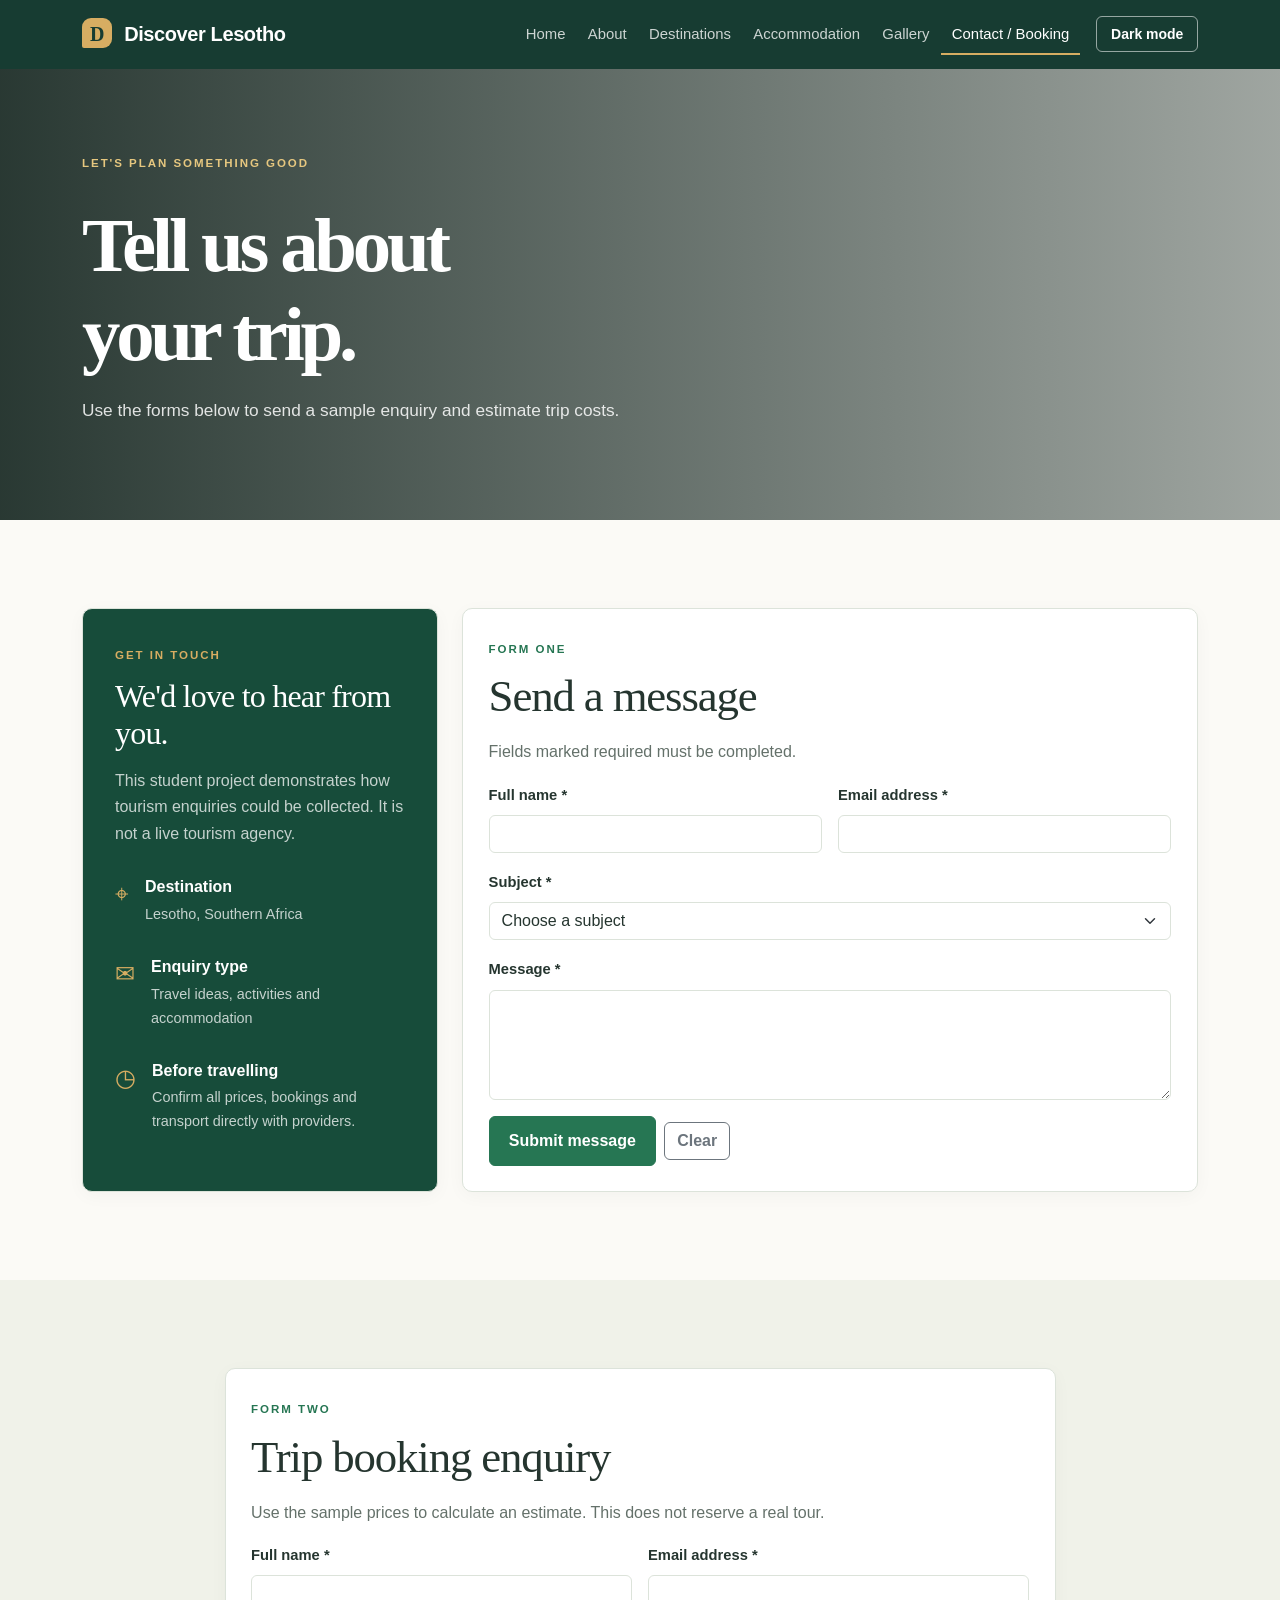
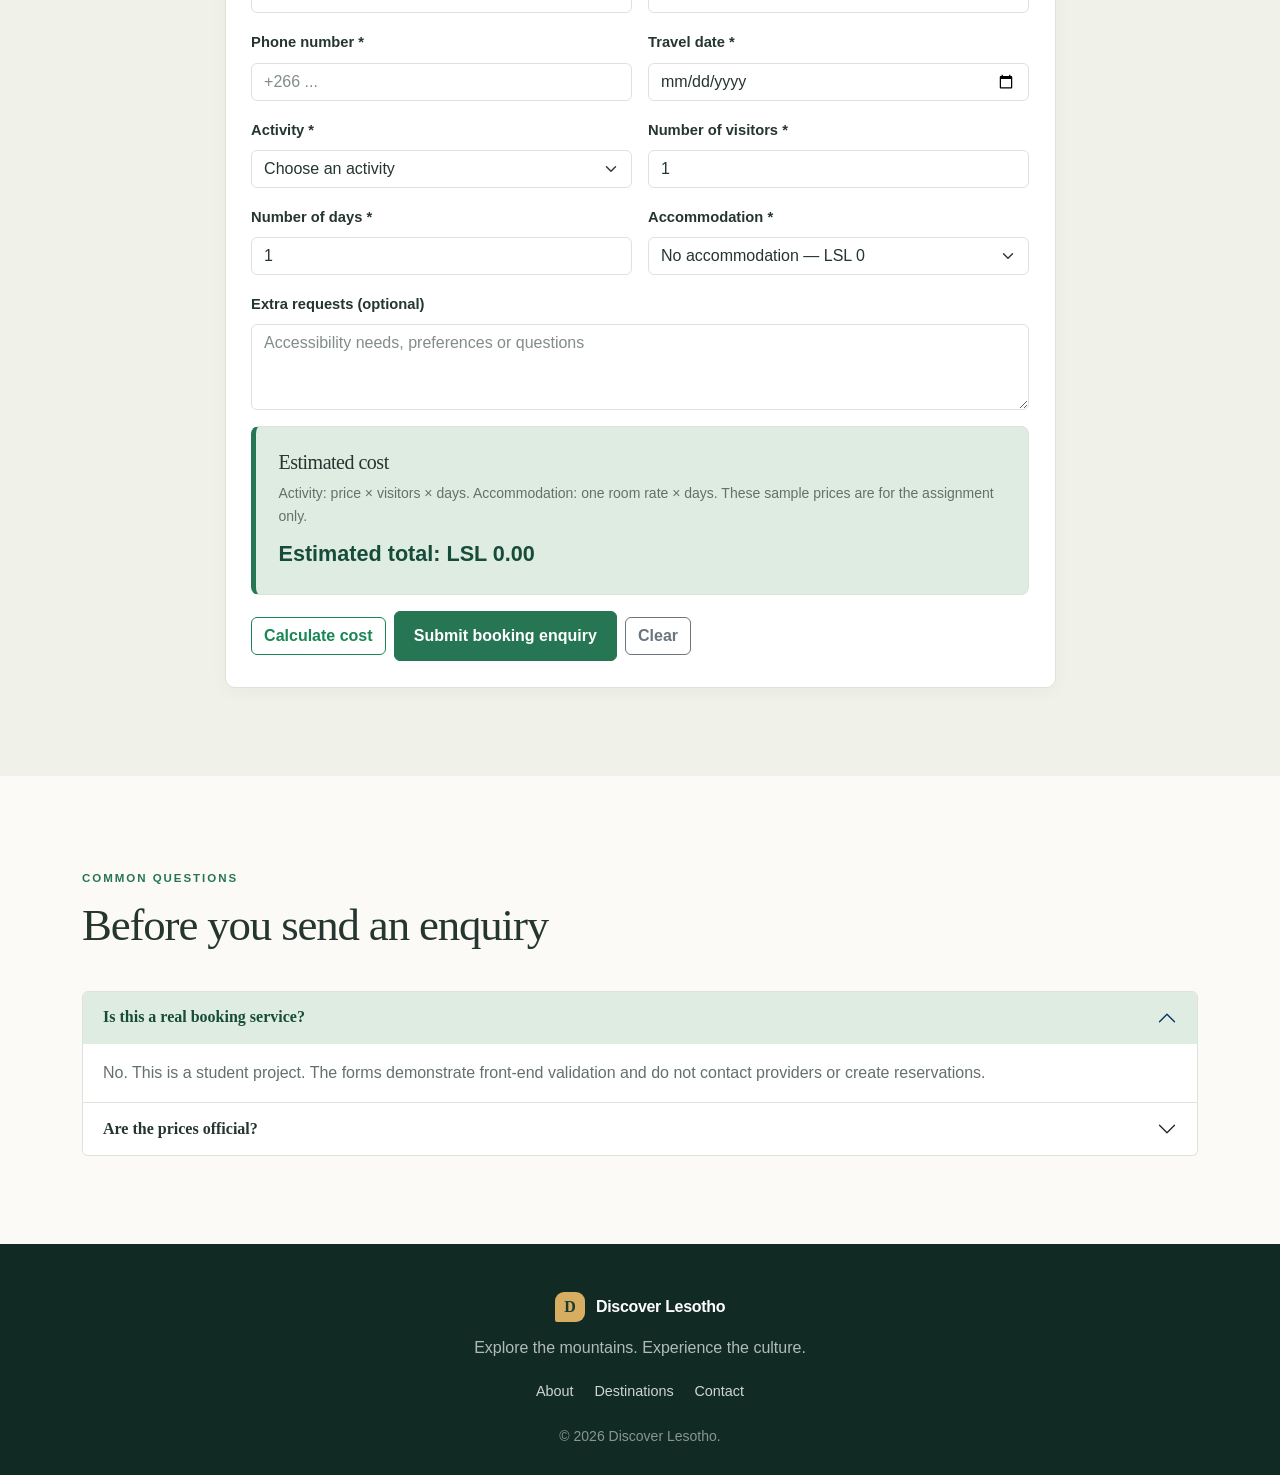
<file: contact.html>
<!doctype html>
<html lang="en"><head><meta charset="utf-8"><meta name="viewport" content="width=device-width, initial-scale=1"><meta name="description" content="Contact Discover Lesotho or submit a sample trip booking enquiry."><title>Contact & Booking | Discover Lesotho</title><link href="https://cdn.jsdelivr.net/npm/bootstrap@5.3.3/dist/css/bootstrap.min.css" rel="stylesheet"><link rel="stylesheet" href="css/style.css"></head>
<body><a class="skip-link" href="#main">Skip to content</a><header><nav class="navbar navbar-expand-lg navbar-dark site-nav"><div class="container"><a class="navbar-brand" href="index.html"><span class="brand-mark">D</span> Discover Lesotho</a><button class="navbar-toggler" type="button" data-bs-toggle="collapse" data-bs-target="#siteNav" aria-controls="siteNav" aria-expanded="false" aria-label="Toggle navigation"><span class="navbar-toggler-icon"></span></button><div class="collapse navbar-collapse" id="siteNav"><ul class="navbar-nav ms-auto align-items-lg-center"><li class="nav-item"><a class="nav-link" href="index.html">Home</a></li><li class="nav-item"><a class="nav-link" href="about.html">About</a></li><li class="nav-item"><a class="nav-link" href="destinations.html">Destinations</a></li><li class="nav-item"><a class="nav-link" href="accommodation.html">Accommodation</a></li><li class="nav-item"><a class="nav-link" href="gallery.html">Gallery</a></li><li class="nav-item"><a class="nav-link active" aria-current="page" href="contact.html">Contact / Booking</a></li></ul><button class="btn btn-sm theme-toggle ms-lg-3 mt-3 mt-lg-0" id="themeToggle" type="button">Dark mode</button></div></div></nav></header>
<main id="main"><section class="page-hero contact-hero"><div class="container"><span class="eyebrow">LET'S PLAN SOMETHING GOOD</span><h1>Tell us about<br>your trip.</h1><p>Use the forms below to send a sample enquiry and estimate trip costs.</p></div></section>
<section class="section-pad"><div class="container"><div class="row g-4"><div class="col-lg-4"><aside class="contact-aside"><span class="eyebrow">GET IN TOUCH</span><h2>We'd love to hear from you.</h2><p>This student project demonstrates how tourism enquiries could be collected. It is not a live tourism agency.</p><div class="contact-detail"><span>⌖</span><div><strong>Destination</strong><p>Lesotho, Southern Africa</p></div></div><div class="contact-detail"><span>✉</span><div><strong>Enquiry type</strong><p>Travel ideas, activities and accommodation</p></div></div><div class="contact-detail"><span>◷</span><div><strong>Before travelling</strong><p>Confirm all prices, bookings and transport directly with providers.</p></div></div></aside></div>
<div class="col-lg-8"><section class="form-panel"><span class="eyebrow">FORM ONE</span><h2>Send a message</h2><p>Fields marked required must be completed.</p><div id="contactAlert" class="alert alert-success" role="status" hidden>Thanks! Your form passed validation. This demo has not sent an email.</div><form id="contactForm" novalidate><div class="row g-3"><div class="col-md-6"><label for="contactName" class="form-label">Full name *</label><input class="form-control" id="contactName" name="contactName" type="text" minlength="2" maxlength="80" autocomplete="name" required><div class="invalid-feedback">Enter your name (at least 2 characters).</div></div><div class="col-md-6"><label for="contactEmail" class="form-label">Email address *</label><input class="form-control" id="contactEmail" name="contactEmail" type="email" autocomplete="email" required><div class="invalid-feedback">Enter a valid email address.</div></div><div class="col-12"><label for="contactSubject" class="form-label">Subject *</label><select class="form-select" id="contactSubject" name="contactSubject" required><option value="">Choose a subject</option><option>Destinations</option><option>Accommodation</option><option>Activities</option><option>Other question</option></select><div class="invalid-feedback">Choose a subject.</div></div><div class="col-12"><label for="contactMessage" class="form-label">Message *</label><textarea class="form-control" id="contactMessage" name="contactMessage" rows="4" minlength="10" maxlength="1000" required></textarea><div class="invalid-feedback">Write at least 10 characters.</div></div><div class="col-12"><button class="btn btn-brand" type="submit">Submit message</button><button class="btn btn-outline-secondary ms-2" type="reset">Clear</button></div></div></form></section></div></div></div></section>
<section class="soft-section section-pad"><div class="container"><div class="row justify-content-center"><div class="col-lg-9"><section class="form-panel"><span class="eyebrow">FORM TWO</span><h2>Trip booking enquiry</h2><p>Use the sample prices to calculate an estimate. This does not reserve a real tour.</p><div id="bookingAlert" class="alert alert-success" role="status" hidden>Your booking enquiry passed validation. No reservation has been made or sent to a provider.</div><form id="bookingForm" novalidate><div class="row g-3">
<div class="col-md-6"><label for="bookingName" class="form-label">Full name *</label><input class="form-control" id="bookingName" name="bookingName" type="text" minlength="2" maxlength="80" autocomplete="name" required><div class="invalid-feedback">Enter your full name.</div></div>
<div class="col-md-6"><label for="bookingEmail" class="form-label">Email address *</label><input class="form-control" id="bookingEmail" name="bookingEmail" type="email" autocomplete="email" required><div class="invalid-feedback">Enter a valid email address.</div></div>
<div class="col-md-6"><label for="bookingPhone" class="form-label">Phone number *</label><input class="form-control" id="bookingPhone" name="bookingPhone" type="tel" pattern="[0-9+() -]{7,20}" placeholder="+266 ..." required><div class="invalid-feedback">Enter a phone number with 7–20 digits or common phone symbols.</div></div>
<div class="col-md-6"><label for="travelDate" class="form-label">Travel date *</label><input class="form-control" id="travelDate" name="travelDate" type="date" required><div class="invalid-feedback">Choose today or a future date.</div></div>
<div class="col-md-6"><label for="activity" class="form-label">Activity *</label><select class="form-select" id="activity" name="activity" required><option value="" data-price="0">Choose an activity</option><option value="Mountain sightseeing" data-price="250">Mountain sightseeing — LSL 250/person/day</option><option value="Cultural tour" data-price="180">Cultural tour — LSL 180/person/day</option><option value="Guided hiking" data-price="350">Guided hiking — LSL 350/person/day</option><option value="Pony trekking" data-price="300">Pony trekking — LSL 300/person/day</option></select><div class="invalid-feedback">Choose an activity.</div></div>
<div class="col-md-6"><label for="visitorCount" class="form-label">Number of visitors *</label><input class="form-control" id="visitorCount" name="visitorCount" type="number" min="1" max="30" value="1" required><div class="invalid-feedback">Choose between 1 and 30 visitors.</div></div>
<div class="col-md-6"><label for="tripDays" class="form-label">Number of days *</label><input class="form-control" id="tripDays" name="tripDays" type="number" min="1" max="30" value="1" required><div class="invalid-feedback">Choose between 1 and 30 days.</div></div>
<div class="col-md-6"><label for="accommodation" class="form-label">Accommodation *</label><select class="form-select" id="accommodation" name="accommodation" required><option value="none" data-price="0">No accommodation — LSL 0</option><option value="basic" data-price="450">Basic — LSL 450/room/day</option><option value="standard" data-price="800">Standard — LSL 800/room/day</option><option value="premium" data-price="1200">Premium — LSL 1,200/room/day</option></select></div>
<div class="col-12"><label for="bookingMessage" class="form-label">Extra requests (optional)</label><textarea class="form-control" id="bookingMessage" name="bookingMessage" rows="3" maxlength="1000" placeholder="Accessibility needs, preferences or questions"></textarea></div>
<div class="col-12"><div class="cost-box"><h3 class="h5">Estimated cost</h3><p class="small mb-2">Activity: price × visitors × days. Accommodation: one room rate × days. These sample prices are for the assignment only.</p><p class="cost-total mb-0" id="estimatedCost" aria-live="polite">Estimated total: LSL 250.00</p></div></div>
<div class="col-12"><button class="btn btn-outline-success" id="calculateButton" type="button">Calculate cost</button><button class="btn btn-brand ms-sm-2 mt-2 mt-sm-0" type="submit">Submit booking enquiry</button><button class="btn btn-outline-secondary ms-sm-2 mt-2 mt-sm-0" type="reset">Clear</button></div>
</div></form></section></div></div></div></section>
<section class="section-pad"><div class="container"><div class="section-head"><div><span class="eyebrow">COMMON QUESTIONS</span><h2>Before you send an enquiry</h2></div></div><div class="accordion" id="bookingFaq"><div class="accordion-item"><h3 class="accordion-header"><button class="accordion-button" type="button" data-bs-toggle="collapse" data-bs-target="#faqOne" aria-expanded="true" aria-controls="faqOne">Is this a real booking service?</button></h3><div class="accordion-collapse collapse show" id="faqOne" data-bs-parent="#bookingFaq"><div class="accordion-body">No. This is a student project. The forms demonstrate front-end validation and do not contact providers or create reservations.</div></div></div><div class="accordion-item"><h3 class="accordion-header"><button class="accordion-button collapsed" type="button" data-bs-toggle="collapse" data-bs-target="#faqTwo" aria-expanded="false" aria-controls="faqTwo">Are the prices official?</button></h3><div class="accordion-collapse collapse" id="faqTwo" data-bs-parent="#bookingFaq"><div class="accordion-body">No. Prices are made-up sample values to demonstrate the calculator. Confirm real prices with tourism operators.</div></div></div></div></div></section></main>
<footer class="site-footer"><div class="container footer-inner"><a class="navbar-brand" href="index.html"><span class="brand-mark">D</span> Discover Lesotho</a><p>Explore the mountains. Experience the culture.</p><div class="footer-links"><a href="about.html">About</a><a href="destinations.html">Destinations</a><a href="contact.html">Contact</a></div><small>© <span class="current-year">2026</span> Discover Lesotho.</small></div></footer><script src="https://cdn.jsdelivr.net/npm/bootstrap@5.3.3/dist/js/bootstrap.bundle.min.js"></script><script src="js/script.js"></script></body></html>
</file>
<file: css/style.css>
/* Discover Lesotho - custom styles for the tourism website */
:root {
  color-scheme: light;
  --page-bg: #fbfaf6;
  --surface: #ffffff;
  --soft-bg: #f0f2e9;
  --text: #25352f;
  --muted: #64716a;
  --green: #267653;
  --green-dark: #174c3a;
  --green-light: #dfece2;
  --gold: #d7ad62;
  --border: #dce3da;
  --nav-bg: #173c32;
  --shadow: 0 12px 32px rgba(24, 52, 41, .09);
}
body.dark-mode {
  color-scheme: dark;
  --page-bg: #121b1a;
  --surface: #1c2926;
  --soft-bg: #202f2a;
  --text: #e7eee9;
  --muted: #b3c0b8;
  --green: #8bc6a3;
  --green-dark: #b6e0c5;
  --green-light: #263b31;
  --gold: #e3bf78;
  --border: #354740;
  --nav-bg: #0d1513;
  --shadow: 0 12px 32px rgba(0, 0, 0, .22);
}
* { box-sizing: border-box; }
html { scroll-behavior: smooth; }
body {
  margin: 0;
  font-family: "Trebuchet MS", Arial, sans-serif;
  background: var(--page-bg);
  color: var(--text);
  line-height: 1.65;
  transition: background-color .25s ease, color .25s ease;
}
h1, h2, h3, h4 { font-family: Georgia, "Times New Roman", serif; line-height: 1.16; letter-spacing: -.025em; }
h2 { font-size: clamp(2rem, 3.5vw, 3rem); margin-bottom: 1rem; }
p { color: var(--muted); }
a { color: var(--green); }
a:hover { color: var(--green-dark); }
.skip-link { position: absolute; top: -60px; left: 12px; z-index: 2000; padding: 10px 14px; background: var(--surface); color: var(--text); }
.skip-link:focus { top: 12px; }
.site-nav { background: var(--nav-bg); padding: .8rem 0; }
.navbar-brand { color: #fff; font-weight: 700; letter-spacing: -.02em; }
.navbar-brand:hover { color: #fff; }
.brand-mark { display: inline-grid; place-items: center; width: 30px; height: 30px; border-radius: 9px 9px 9px 2px; margin-right: 7px; color: #173c32; background: var(--gold); font-family: Georgia, serif; }
.site-nav .nav-link { color: rgba(255,255,255,.78); padding: .55rem .7rem !important; font-size: .93rem; }
.site-nav .nav-link:hover, .site-nav .nav-link.active { color: #fff; }
.site-nav .nav-link.active { box-shadow: inset 0 -2px var(--gold); }
.theme-toggle { border-color: rgba(255,255,255,.55); color: #fff; border-radius: 99px; padding: .4rem .85rem; }
.theme-toggle:hover { background: var(--gold); border-color: var(--gold); color: #182b23; }
.hero { min-height: 650px; position: relative; display: flex; align-items: center; overflow: hidden; color: #fff; background: #273d33 url("https://images.unsplash.com/photo-1464822759023-fed622ff2c3b?auto=format&fit=crop&w=2200&q=90") center 48% / cover no-repeat; }
.hero-shade { position: absolute; inset: 0; background: linear-gradient(90deg, rgba(10,28,22,.88), rgba(13,33,26,.58) 48%, rgba(13,33,26,.08)); }
.hero-content { position: relative; z-index: 1; padding-top: 5rem; padding-bottom: 5rem; }
.hero h1, .page-hero h1 { font-size: clamp(3rem, 7vw, 5.8rem); color: #fff; font-weight: 700; letter-spacing: -.055em; margin: 1rem 0; }
.hero h1 span { color: #e6c77f; }
.hero p { color: rgba(255,255,255,.88); max-width: 560px; font-size: 1.12rem; margin-bottom: 1.7rem; }
.eyebrow { display: inline-block; color: var(--green); font-size: .72rem; font-weight: 800; letter-spacing: .17em; text-transform: uppercase; margin-bottom: .8rem; }
.hero .eyebrow, .page-hero .eyebrow, .cta-band .eyebrow { color: #e6c77f; }
.btn { border-radius: 6px; font-weight: 700; transition: transform .2s ease, background-color .2s ease; }
.btn:hover { transform: translateY(-1px); }
.btn-brand { color: #fff; background: #267653; border-color: #267653; padding: .75rem 1.2rem; }
.btn-brand:hover, .btn-brand:focus { color: #fff; background: #174c3a; border-color: #174c3a; }
.hero-note { margin-top: 3.5rem; color: rgba(255,255,255,.82); font-size: .9rem; }
.note-dot { display: inline-block; width: 8px; height: 8px; background: #e6c77f; border-radius: 50%; margin-right: 8px; }
.hero-label { position: absolute; right: 24px; bottom: 25px; color: rgba(255,255,255,.8); font-size: .7rem; letter-spacing: .2em; writing-mode: vertical-rl; }
.quick-facts { display: grid; grid-template-columns: repeat(4, 1fr); gap: 1rem; padding-top: 2rem; padding-bottom: 2rem; background: var(--surface); border-bottom: 1px solid var(--border); }
.fact { padding: .7rem 1.3rem; border-right: 1px solid var(--border); }
.fact:last-child { border-right: 0; }
.fact strong { display: block; color: var(--green); font: 700 1.45rem Georgia, serif; }
.fact span { display: block; color: var(--muted); font-size: .85rem; }
.section-pad { padding: 5.5rem 0; }
.section-head { display: flex; align-items: end; justify-content: space-between; gap: 2rem; margin-bottom: 2rem; }
.section-head h2 { margin-bottom: .4rem; }
.section-head p { margin-bottom: 0; }
.text-link { display: inline-block; color: var(--green); text-decoration: none; font-weight: 800; }
.text-link:hover { color: var(--green-dark); text-decoration: underline; }
.place-card { background: var(--surface); border: 1px solid var(--border); border-radius: 10px; overflow: hidden; box-shadow: 0 3px 16px rgba(0,0,0,.025); transition: transform .25s ease, box-shadow .25s ease; }
.place-card:hover { transform: translateY(-5px); box-shadow: var(--shadow); }
.place-card > img { width: 100%; height: 245px; object-fit: cover; display: block; }
.card-copy { padding: 1.5rem; }
.card-copy h2, .card-copy h3 { margin: .65rem 0 .7rem; font-size: 1.65rem; color: var(--text); }
.card-copy p { margin-bottom: 1.1rem; }
.tag { font-size: .66rem; font-weight: 800; letter-spacing: .13em; color: var(--green); }
.feature-band { padding: 5rem 0; background: var(--soft-bg); }
.feature-image { width: 100%; height: 430px; object-fit: cover; border-radius: 12px; box-shadow: var(--shadow); }
.feature-band h2 { margin: .3rem 0 1rem; }
.tick-list { padding-left: 0; list-style: none; margin: 1.3rem 0; }
.tick-list li { padding: .42rem 0 .42rem 1.8rem; position: relative; color: var(--muted); }
.tick-list li::before { content: "✓"; position: absolute; left: 0; color: var(--green); font-weight: 900; }
.info-tile { height: 100%; border-top: 2px solid var(--green); background: var(--surface); padding: 1.5rem; }
.tile-number { display: block; color: var(--gold); font: 700 1.5rem Georgia, serif; margin-bottom: 1.2rem; }
.info-tile h3 { font-size: 1.35rem; }
.cta-band { background: var(--green-dark); padding: 3.5rem 0; color: #fff; }
.cta-band h2 { margin: 0 0 .7rem; color: #fff; }
.cta-band p { color: rgba(255,255,255,.78); }
.site-footer { background: #112b24; color: #fff; padding: 3rem 0 1.6rem; }
.footer-inner { text-align: center; }
.footer-inner p { margin: .8rem 0; color: rgba(255,255,255,.68); }
.footer-links { display: flex; justify-content: center; flex-wrap: wrap; gap: 1.3rem; margin: 1.2rem 0; }
.footer-links a { color: rgba(255,255,255,.8); text-decoration: none; font-size: .9rem; }
.footer-links a:hover { color: var(--gold); }
.footer-inner small { color: rgba(255,255,255,.5); }
.page-hero { min-height: 390px; display: flex; align-items: center; padding: 5rem 0; background-position: center; background-size: cover; position: relative; isolation: isolate; }
.page-hero::before { content: ""; position: absolute; inset: 0; z-index: -1; background: linear-gradient(90deg, rgba(10,28,22,.87), rgba(10,28,22,.38)); }
.page-hero h1 { font-size: clamp(2.8rem, 6vw, 4.8rem); }
.page-hero p { max-width: 570px; color: rgba(255,255,255,.85); font-size: 1.08rem; }
.about-hero { background-image: url("https://images.unsplash.com/photo-1500530855697-b586d89ba3ee?auto=format&fit=crop&w=2000&q=85"); }
.destination-hero { background-image: url("https://images.unsplash.com/photo-1464822759023-fed622ff2c3b?auto=format&fit=crop&w=2000&q=85"); }
.stay-hero { background-image: url("https://images.unsplash.com/photo-1449158743715-0a90ebb6d2d8?auto=format&fit=crop&w=2000&q=85"); }
.gallery-hero { background-image: url("https://images.unsplash.com/photo-1501785888041-af3ef285b470?auto=format&fit=crop&w=2000&q=85"); }
.contact-hero { background-image: url("https://images.unsplash.com/photo-1433086966358-54859d0ed716?auto=format&fit=crop&w=2000&q=85"); }
.rounded-photo { width: 100%; height: 480px; object-fit: cover; border-radius: 12px; }
.soft-section { background: var(--soft-bg); }
.culture-card, .activity-tile { height: 100%; padding: 1.7rem; background: var(--surface); border: 1px solid var(--border); border-radius: 9px; }
.culture-icon { display: grid; place-items: center; width: 48px; height: 48px; border-radius: 50%; background: var(--green-light); color: var(--green); font-size: 1.5rem; margin-bottom: 1.2rem; }
.culture-card h3, .activity-tile h3 { font-size: 1.4rem; }
.accordion-item { background: var(--surface); color: var(--text); border-color: var(--border); }
.accordion-button { color: var(--text); background: var(--surface); font-weight: 700; }
.accordion-button:not(.collapsed) { color: var(--green-dark); background: var(--green-light); box-shadow: none; }
.accordion-button:focus { box-shadow: 0 0 0 .2rem rgba(38,118,83,.18); }
.accordion-body { color: var(--muted); }
.search-panel, .form-panel, .contact-aside, .note-card { background: var(--surface); border: 1px solid var(--border); border-radius: 10px; padding: 1.6rem; box-shadow: 0 4px 18px rgba(0,0,0,.035); }
.form-label { color: var(--text); font-weight: 700; font-size: .92rem; }
.form-control, .form-select { background-color: var(--surface); color: var(--text); border-color: var(--border); }
.form-control::placeholder { color: var(--muted); opacity: .8; }
.form-control:focus, .form-select:focus { background-color: var(--surface); color: var(--text); border-color: var(--green); box-shadow: 0 0 0 .2rem rgba(38,118,83,.16); }
.form-text { color: var(--muted); }
.filter-buttons { display: flex; flex-wrap: wrap; gap: .5rem; }
.result-count { color: var(--muted); font-size: .93rem; }
.destination-details { font-weight: 700; }
.destination-item[hidden], #noDestinations[hidden] { display: none !important; }
.modal-content { background: var(--surface); color: var(--text); border-color: var(--border); }
.modal-header, .modal-footer { border-color: var(--border); }
.modal .btn-close { filter: none; }
body.dark-mode .modal .btn-close { filter: invert(1); }
.gallery-photo { display: block; width: 100%; padding: 0; border: 1px solid var(--border); border-radius: 10px; overflow: hidden; background: var(--surface); color: var(--text); text-align: left; cursor: pointer; box-shadow: 0 3px 12px rgba(0,0,0,.06); transition: transform .25s ease, box-shadow .25s ease; }
.gallery-photo:hover { transform: translateY(-4px); box-shadow: var(--shadow); }
.gallery-photo img { display: block; width: 100%; height: 255px; object-fit: cover; transition: transform .4s ease; }
.gallery-photo:hover img { transform: scale(1.035); }
.gallery-photo span { display: block; padding: 1rem 1.1rem; font-weight: 800; }
.gallery-large-image { max-height: 70vh; max-width: 100%; width: auto; object-fit: contain; }
.gallery-modal-content { background: var(--surface); color: var(--text); }
.cost-box { padding: 1.4rem; border-radius: 8px; border: 1px solid var(--border); border-left: 5px solid var(--green); background: var(--green-light); }
.cost-total { font-size: 1.35rem; font-weight: 800; color: var(--green-dark); }
.contact-aside { height: 100%; background: var(--green-dark); color: #fff; padding: 2rem; }
.contact-aside .eyebrow { color: var(--gold); }
.contact-aside h2 { font-size: 2rem; color: #fff; }
.contact-aside p { color: rgba(255,255,255,.75); }
.contact-detail { display: flex; gap: 1rem; margin-top: 1.7rem; }
.contact-detail > span { color: var(--gold); font-size: 1.5rem; }
.contact-detail strong { display: block; }
.contact-detail p { margin: .15rem 0 0; font-size: .9rem; }
.note-card { border-left: 4px solid var(--green); }
.small-list { padding-left: 1.2rem; color: var(--muted); margin-bottom: 1.3rem; }
.activity-tile { border-top: 3px solid var(--green); }
.activity-tile > span { display: inline-block; margin-bottom: 1.3rem; color: var(--gold); font-weight: 800; letter-spacing: .1em; }
.alert { border-radius: 8px; }
body.dark-mode .alert-success { background: #203d2d; color: #ccebd7; border-color: #315c43; }
body.dark-mode .alert-warning { background: #463b21; color: #f5e3b2; border-color: #76623a; }
body.dark-mode .badge.text-bg-success { background: #285d42 !important; color: #e1f4e7 !important; }
body.dark-mode .btn-outline-success { color: var(--green); border-color: var(--green); }
body.dark-mode .btn-outline-success:hover, body.dark-mode .btn-success { background: #286746; color: #fff; border-color: #286746; }
body.dark-mode .btn-outline-secondary { color: var(--text); border-color: var(--muted); }
body.dark-mode .btn-outline-secondary:hover { background: var(--soft-bg); color: var(--text); }
body.dark-mode .text-bg-success { background: #286746 !important; }
body.dark-mode .invalid-feedback { color: #ffaaa8; }
:focus-visible { outline: 3px solid var(--gold); outline-offset: 3px; }
@media (max-width: 991.98px) {
  .site-nav .nav-link.active { box-shadow: none; color: #fff; }
  .hero { min-height: 590px; }
  .hero-content { padding-top: 4rem; padding-bottom: 4rem; }
  .section-pad { padding: 4rem 0; }
  .quick-facts { grid-template-columns: repeat(2, 1fr); }
  .fact:nth-child(2) { border-right: 0; }
  .fact:nth-child(-n+2) { border-bottom: 1px solid var(--border); padding-bottom: 1rem; }
}
@media (max-width: 575.98px) {
  .hero { min-height: 560px; }
  .hero h1 { font-size: 3.25rem; }
  .hero-label { display: none; }
  .quick-facts { gap: .4rem; padding-left: 12px; padding-right: 12px; }
  .fact { padding: .7rem .5rem; }
  .fact strong { font-size: 1.15rem; }
  .fact span { font-size: .78rem; }
  .section-pad { padding: 3.2rem 0; }
  .section-head { align-items: start; flex-direction: column; gap: .5rem; }
  .feature-image, .rounded-photo { height: 310px; }
  .page-hero { min-height: 340px; padding: 4rem 0; }
  .page-hero h1 { font-size: 3rem; }
  .search-panel, .form-panel { padding: 1.1rem; }
  .gallery-photo img { height: 225px; }
  .gallery-large-image { max-height: 52vh; }
}
@media (prefers-reduced-motion: reduce) {
  *, *::before, *::after { scroll-behavior: auto !important; transition-duration: .01ms !important; animation-duration: .01ms !important; }
}
</file>
